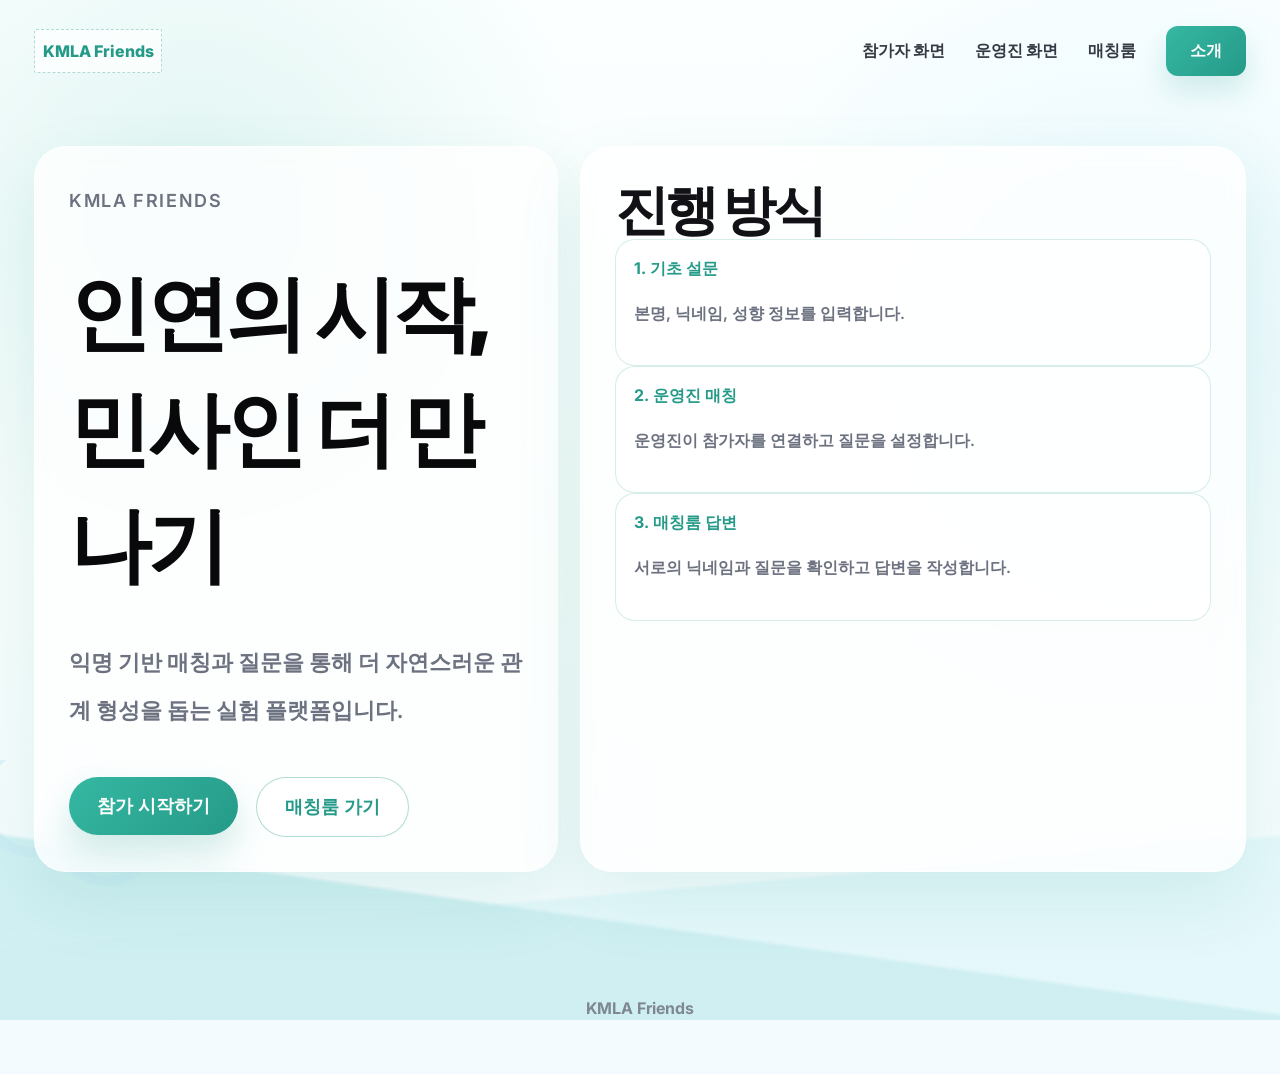
<file: index.html>
<!DOCTYPE html><html lang="ko"><head><meta charset="UTF-8"><meta name="viewport" content="width=device-width,initial-scale=1.0"><title>KMLA Friends</title><link rel="stylesheet" href="style.css"></head><body><nav><a class="brand" href="index.html"><div class="logo-slot">KMLA Friends</div></a><div class="nav-links"><a href="participant.html">참가자 화면</a><a href="admin.html">운영진 화면</a><a href="room.html">매칭룸</a><a class="active" href="index.html">소개</a></div></nav><main><section class="split"><div class="panel"><p class="eyebrow">KMLA FRIENDS</p><h1>인연의 시작,<br>민사인 더 만나기</h1><p class="desc">익명 기반 매칭과 질문을 통해 더 자연스러운 관계 형성을 돕는 실험 플랫폼입니다.</p><div class="buttons"><a href="participant.html"><button>참가 시작하기</button></a><a href="room.html"><button class="ghost">매칭룸 가기</button></a></div></div><div class="panel form"><h2>진행 방식</h2><div class="item"><b>1. 기초 설문</b><p>본명, 닉네임, 성향 정보를 입력합니다.</p></div><div class="item"><b>2. 운영진 매칭</b><p>운영진이 참가자를 연결하고 질문을 설정합니다.</p></div><div class="item"><b>3. 매칭룸 답변</b><p>서로의 닉네임과 질문을 확인하고 답변을 작성합니다.</p></div></div></section></main><footer>KMLA Friends</footer></body></html>
</file>
<file: style.css>
@import url('https://fonts.googleapis.com/css2?family=Inter:wght@500;600;700;800;900&display=swap');

:root{
  --mint:#35b8a3;
  --mint-dark:#259a88;
  --mint-soft:#dff8f3;
  --sky:#dff3ff;
  --ink:#111116;
  --muted:#6d7280;
  --line:rgba(53,184,163,.22);
  --card:rgba(255,255,255,.78);
}

*{box-sizing:border-box}
html{scroll-behavior:smooth}

body{
  margin:0;
  min-height:100vh;
  font-family:Inter,"Pretendard","Apple SD Gothic Neo",sans-serif;
  color:var(--ink);
  background:
    radial-gradient(circle at 15% 18%, rgba(53,184,163,.13), transparent 28%),
    radial-gradient(circle at 88% 30%, rgba(190,235,255,.32), transparent 30%),
    linear-gradient(180deg,#fbffff 0%,#f6fcfb 55%,#f3fbff 100%);
  overflow-x:hidden;
}

body::after{
  content:"";
  position:fixed;
  left:-80px;
  right:-80px;
  bottom:-120px;
  height:260px;
  z-index:-1;
  background:
    radial-gradient(circle at 8% 15%, transparent 0 48px, rgba(197,232,244,.48) 49px 58px, transparent 59px),
    radial-gradient(circle at 13% 30%, transparent 0 38px, rgba(197,232,244,.42) 39px 48px, transparent 49px),
    linear-gradient(8deg, rgba(205,238,241,.9) 0 42%, transparent 43%),
    linear-gradient(-5deg, rgba(227,247,250,.95) 0 49%, transparent 50%);
}

nav{
  max-width:1280px;
  margin:0 auto;
  padding:26px 34px;
  display:flex;
  align-items:center;
  justify-content:space-between;
}

.brand{
  display:flex;
  align-items:center;
  gap:14px;
  text-decoration:none;
  color:var(--ink);
}

.logo-slot{
  width:128px;
  height:44px;
  display:grid;
  place-items:center;
  border:1.5px dashed rgba(37,154,136,.35);
  background:rgba(255,255,255,.72);
  color:var(--mint-dark);
  font-weight:800;
  border-radius:2px;
}

.nav-links{
  display:flex;
  gap:30px;
  align-items:center;
}

.nav-links a{
  color:#343943;
  text-decoration:none;
  font-size:16px;
  font-weight:800;
}

.nav-links .active{
  padding:14px 24px;
  border-radius:12px;
  color:white;
  background:linear-gradient(135deg,var(--mint),var(--mint-dark));
  box-shadow:0 14px 28px rgba(37,154,136,.18);
}

main{
  max-width:1280px;
  margin:0 auto;
  padding:44px 34px 90px;
}

.hero{
  min-height:720px;
  display:grid;
  grid-template-columns:1.05fr .95fr;
  gap:70px;
  align-items:center;
}

.eyebrow{
  margin:0 0 34px;
  color:var(--mint-dark);
  font-size:18px;
  font-weight:900;
  letter-spacing:.09em;
}

h1{
  margin:0;
  color:#09090b;
  font-size:clamp(50px,6.8vw,82px);
  line-height:1.42;
  letter-spacing:-.05em;
  font-weight:900;
}

h2{
  margin:0;
  font-size:clamp(34px,4.2vw,58px);
  line-height:1.08;
  letter-spacing:-.065em;
  font-weight:900;
}

h3{
  margin:0;
  letter-spacing:-.04em;
}

.desc{
  margin:34px 0 0;
  color:#626879;
  font-size:22px;
  line-height:1.8;
  font-weight:700;
}

.buttons{
  display:flex;
  gap:18px;
  flex-wrap:wrap;
  margin-top:42px;
}

button,.btn{
  display:inline-flex;
  align-items:center;
  justify-content:center;
  gap:10px;
  border:0;
  text-decoration:none;
  padding:17px 28px;
  border-radius:999px;
  background:linear-gradient(135deg,var(--mint),var(--mint-dark));
  color:white;
  font-size:18px;
  font-weight:900;
  cursor:pointer;
  box-shadow:0 18px 34px rgba(37,154,136,.20);
  transition:.2s ease;
}

button:hover,.btn:hover{transform:translateY(-2px)}

.ghost{
  background:rgba(255,255,255,.76);
  color:var(--mint-dark);
  border:1.5px solid rgba(37,154,136,.35);
  box-shadow:none;
}

.features{
  display:grid;
  grid-template-columns:repeat(3,1fr);
  gap:22px;
  max-width:720px;
  margin-top:90px;
}

.feature{
  display:grid;
  grid-template-columns:58px 1fr;
  gap:14px;
  align-items:center;
  padding-right:18px;
  border-right:1px solid rgba(53,184,163,.20);
}

.feature:last-child{border-right:0}

.feature-icon{
  width:52px;
  height:52px;
  display:grid;
  place-items:center;
  border-radius:50%;
  background:rgba(53,184,163,.12);
  border:1px solid rgba(53,184,163,.24);
  color:var(--mint-dark);
  font-size:28px;
}

.feature strong{
  display:block;
  color:#252931;
  font-size:16px;
  font-weight:900;
}

.feature span{
  display:block;
  margin-top:5px;
  color:#7b8390;
  font-size:14px;
  line-height:1.4;
  font-weight:700;
}

.mockup-wrap{
  display:flex;
  justify-content:center;
}

.mockup{
  width:min(440px,100%);
  padding:28px;
  border-radius:46px;
  background:rgba(255,255,255,.86);
  box-shadow:0 42px 90px rgba(37,154,136,.16);
}

.screen{
  min-height:600px;
  padding:46px 36px;
  border-radius:32px;
  background:
    radial-gradient(circle at 70% 12%, rgba(255,255,255,.5), transparent 20%),
    linear-gradient(160deg,#b6efe3 0%,#91ddcf 55%,#e8f9ff 100%);
  color:white;
  text-align:center;
}

.heart-box{
  width:92px;
  height:92px;
  display:grid;
  place-items:center;
  margin:0 auto 34px;
  border-radius:30px;
  background:rgba(255,255,255,.34);
  color:var(--mint-dark);
  font-size:50px;
}

.match-label{
  margin:0;
  color:white;
  font-size:16px;
  font-weight:900;
  letter-spacing:.15em;
}

.match-title{
  margin:24px 0 18px;
  color:white;
  font-size:48px;
  line-height:1.12;
  letter-spacing:-.05em;
  font-weight:900;
}

.match-sub{
  color:white;
  font-size:20px;
  font-weight:800;
}

.answer-card{
  margin-top:42px;
  padding:28px;
  border-radius:26px;
  background:rgba(255,255,255,.38);
  color:#2d3540;
  text-align:left;
  line-height:1.75;
  box-shadow:0 20px 48px rgba(255,255,255,.16);
}

.answer-card strong{display:block;font-size:18px;font-weight:900}
.answer-card span{display:block;margin-top:22px;color:var(--mint-dark);font-size:20px;font-weight:800}

.panel,.card,.board{
  background:var(--card);
  border:1px solid rgba(255,255,255,.9);
  border-radius:32px;
  box-shadow:0 28px 68px rgba(37,154,136,.11);
  backdrop-filter:blur(14px);
}

.section{margin-top:40px}

.steps{
  display:grid;
  grid-template-columns:repeat(3,1fr);
  gap:20px;
  margin-top:30px;
}

.card{padding:30px}

.num{
  width:48px;
  height:48px;
  display:grid;
  place-items:center;
  border-radius:18px;
  background:var(--mint-soft);
  color:var(--mint-dark);
  font-weight:900;
}

.card h3{margin-top:20px;font-size:28px}
.card p,.panel p,.board p,.notice{color:var(--muted);line-height:2.2;font-weight:600}

.split{
  display:grid;
  grid-template-columns:.88fr 1.12fr;
  gap:22px;
}

.panel{padding:34px}

.form label{
  display:block;
  margin:16px 0 8px;
  color:#53606c;
  font-size:14px;
  font-weight:900;
}

input,textarea,select{
  width:100%;
  padding:16px 18px;
  border:1.5px solid rgba(37,154,136,.22);
  border-radius:16px;
  background:rgba(255,255,255,.74);
  color:#151820;
  font:inherit;
  outline:none;
}

textarea{resize:vertical}

.question{
  padding:18px;
  border-radius:18px;
  background:#effaf7;
  color:var(--mint-dark);
  border:1px solid rgba(37,154,136,.20);
  font-weight:900;
  line-height:1.7;
}

.grid2{
  display:grid;
  grid-template-columns:1fr 1fr;
  gap:20px;
}

.list{
  display:grid;
  gap:12px;
  margin-top:16px;
}

.item,.notice{
  padding:18px;
  border-radius:20px;
  background:rgba(255,255,255,.72);
  border:1px solid rgba(37,154,136,.18);
}

.item b{color:var(--mint-dark)}

.room-grid{
  display:grid;
  grid-template-columns:1fr 1fr;
  gap:18px;
}

.hidden{display:none!important}

footer{
  max-width:1280px;
  margin:0 auto;
  padding:36px 34px 56px;
  text-align:center;
  color:#7e8792;
  font-weight:700;
}

footer a{color:#7e8792;text-decoration:none;margin:0 12px}

.small{
  font-size:13px;
  color:#88919d;
}

@media(max-width:960px){
  .nav-links{display:none}
  .hero,.split,.steps,.grid2,.room-grid{grid-template-columns:1fr}
  .hero{gap:40px;min-height:auto}
  .features{grid-template-columns:1fr;margin-top:50px}
  .feature{border-right:0}
  h1{font-size:64px}
  .match-title{font-size:38px}
}

.userbar{display:flex;gap:10px;align-items:center;flex-wrap:wrap;margin-top:20px;color:var(--muted);font-weight:800}
.badge{display:inline-flex;padding:8px 12px;border-radius:999px;background:#effaf7;color:var(--mint-dark);border:1px solid rgba(37,154,136,.20);font-weight:900}
.code{font-family:ui-monospace,Menlo,Consolas,monospace;font-weight:900;color:var(--mint-dark)}
</file>
